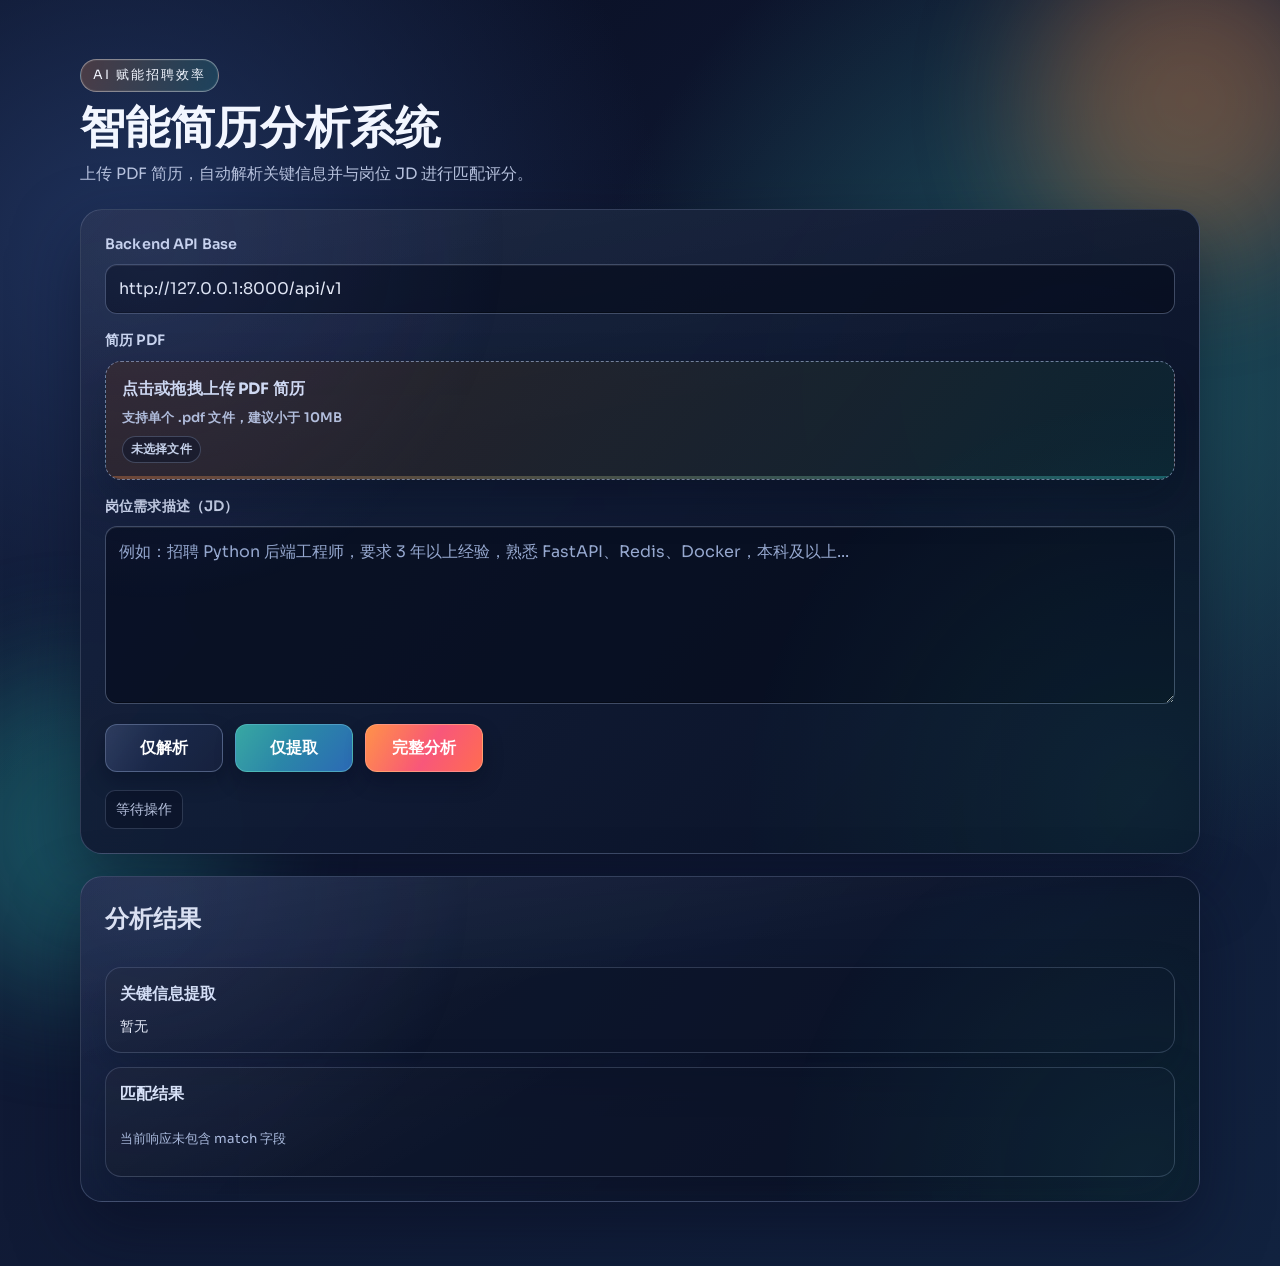
<file: index.html>
<!doctype html>
<html lang="zh-CN">
  <head>
    <meta charset="UTF-8" />
    <meta name="viewport" content="width=device-width, initial-scale=1.0" />
    <title>Resume Analyzer Demo</title>
    <link rel="preconnect" href="https://fonts.googleapis.com" />
    <link rel="preconnect" href="https://fonts.gstatic.com" crossorigin />
    <link href="https://fonts.googleapis.com/css2?family=Sora:wght@400;600;700&family=JetBrains+Mono:wght@400;600&display=swap" rel="stylesheet" />
    <link rel="stylesheet" href="./styles.css?v=20260312-1" />
  </head>
  <body>
    <div class="bg-orb orb-a"></div>
    <div class="bg-orb orb-b"></div>

    <main class="app-shell">
      <!-- Hero / context -->
      <header class="hero">
        <p class="tag">AI 赋能招聘效率</p>
        <h1>智能简历分析系统</h1>
        <p class="subtitle">上传 PDF 简历，自动解析关键信息并与岗位 JD 进行匹配评分。</p>
      </header>

      <!-- Input controls -->
      <section class="panel form-panel">
        <div class="field-row">
          <label for="apiBase">Backend API Base</label>
          <input id="apiBase" type="text" placeholder="http://127.0.0.1:8000/api/v1" />
        </div>

        <div class="field-row">
          <label for="resumeFile">简历 PDF</label>
          <input id="resumeFile" class="visually-hidden-file" type="file" accept="application/pdf,.pdf" />
          <label for="resumeFile" id="filePicker" class="file-picker">
            <span class="file-picker-title">点击或拖拽上传 PDF 简历</span>
            <span class="file-picker-subtitle">支持单个 .pdf 文件，建议小于 10MB</span>
            <span class="file-picker-name" id="fileName">未选择文件</span>
          </label>
        </div>

        <div class="field-row">
          <label for="jobDescription">岗位需求描述（JD）</label>
          <textarea id="jobDescription" rows="6" placeholder="例如：招聘 Python 后端工程师，要求 3 年以上经验，熟悉 FastAPI、Redis、Docker，本科及以上..."></textarea>
        </div>

        <div class="button-row">
          <button id="parseBtn" type="button" class="ghost">仅解析</button>
          <button id="extractBtn" type="button" class="accent-alt">仅提取</button>
          <button id="analyzeBtn" type="button" class="primary">完整分析</button>
        </div>
        <p id="statusText" class="status idle">等待操作</p>
      </section>

      <!-- Analysis output -->
      <section class="panel result-panel">
        <h2>分析结果</h2>
        <div id="overview" class="overview"></div>

        <div id="resultGrid" class="result-grid">
          <article id="parseCard" class="hidden">
            <h3>解析结果</h3>
            <div id="parseView" class="parse-grid">暂无</div>
          </article>
          <article id="extractCard">
            <h3>关键信息提取</h3>
            <div id="extractionView" class="extract-grid">暂无</div>
          </article>
          <article id="matchCard">
            <h3>匹配结果</h3>
            <div id="matchView" class="match-view">
              <p class="empty-hint">当前响应未包含 match 字段</p>
            </div>
          </article>
        </div>
      </section>
    </main>

    <script type="module" src="./app.js?v=20260312-1"></script>
  </body>
</html>
</file>
<file: styles.css>
/* Theme tokens */
:root {
  --bg: #0f172a;
  --panel: rgba(14, 24, 46, 0.86);
  --panel-border: rgba(170, 190, 236, 0.24);
  --panel-highlight: rgba(78, 100, 168, 0.22);
  --card: rgba(11, 19, 40, 0.64);
  --card-border: rgba(186, 204, 244, 0.2);
  --input-bg: rgba(7, 14, 32, 0.74);
  --focus-ring: rgba(55, 214, 195, 0.33);
  --text: #f2f6ff;
  --muted: #b8c3df;
  --muted-2: #96a8cf;
  --accent: #ff8a3d;
  --accent-2: #37d6c3;
  --danger: #ff5f6d;
  --ok: #43d26f;
  --shadow: 0 28px 64px rgba(8, 11, 31, 0.5);
  --shadow-soft: 0 18px 42px rgba(7, 12, 30, 0.35);
  --radius-xl: 22px;
  --radius-lg: 16px;
  --radius-md: 12px;
}

* {
  box-sizing: border-box;
}

/* Global layout/background */
body {
  margin: 0;
  min-height: 100vh;
  font-family: "Sora", "PingFang SC", "Microsoft YaHei", sans-serif;
  color: var(--text);
  background:
    radial-gradient(circle at 10% 20%, #20335d 0%, transparent 35%),
    radial-gradient(circle at 85% 30%, #1f5660 0%, transparent 36%),
    linear-gradient(140deg, #070c1f, #101934 45%, #11223f);
  overflow-x: hidden;
  line-height: 1.5;
}

body::before {
  content: "";
  position: fixed;
  inset: 0;
  pointer-events: none;
  background-image:
    linear-gradient(rgba(255, 255, 255, 0.04) 1px, transparent 1px),
    linear-gradient(90deg, rgba(255, 255, 255, 0.04) 1px, transparent 1px);
  background-size: 36px 36px;
  opacity: 0.06;
  mask-image: radial-gradient(circle at 50% 0%, black 28%, transparent 82%);
}

.bg-orb {
  position: fixed;
  width: 320px;
  height: 320px;
  border-radius: 999px;
  filter: blur(64px);
  opacity: 0.32;
  pointer-events: none;
}

.orb-a {
  background: #ff8a3d;
  top: -60px;
  right: -70px;
}

.orb-b {
  background: #2fc5c0;
  bottom: -90px;
  left: -80px;
}

.app-shell {
  width: min(1120px, 92vw);
  margin: 0 auto;
  padding: 46px 0 64px;
  display: grid;
  gap: 22px;
}

/* Hero + panel skeleton */
.hero {
  animation: rise 560ms ease-out;
}

.tag {
  display: inline-flex;
  font-size: 0.8rem;
  letter-spacing: 0.16em;
  text-transform: uppercase;
  border: 1px solid rgba(255, 255, 255, 0.38);
  border-radius: 999px;
  padding: 6px 12px;
  margin-bottom: 8px;
  background: linear-gradient(100deg, rgba(255, 138, 61, 0.22), rgba(55, 214, 195, 0.16));
  box-shadow: inset 0 0 0 1px rgba(255, 255, 255, 0.06);
}

.hero h1 {
  margin: 4px 0 10px;
  font-size: clamp(1.9rem, 4vw, 2.8rem);
  line-height: 1.1;
}

.subtitle {
  margin: 0;
  color: var(--muted);
  max-width: 740px;
  font-size: 0.98rem;
}

.panel {
  background:
    linear-gradient(170deg, rgba(255, 255, 255, 0.05), transparent 36%),
    linear-gradient(130deg, rgba(26, 39, 71, 0.68), rgba(8, 15, 34, 0.78)),
    var(--panel);
  border: 1px solid var(--panel-border);
  border-radius: var(--radius-xl);
  padding: 24px;
  box-shadow: var(--shadow);
  backdrop-filter: blur(10px);
  animation: rise 500ms ease-out;
  position: relative;
  overflow: hidden;
}

.panel::after {
  content: "";
  position: absolute;
  inset: 0;
  pointer-events: none;
  background:
    radial-gradient(circle at 6% 5%, var(--panel-highlight), transparent 30%),
    radial-gradient(circle at 95% 92%, rgba(55, 214, 195, 0.12), transparent 34%);
  opacity: 0.75;
}

.form-panel {
  display: grid;
  gap: 16px;
}

/* Inputs and upload area */
.field-row {
  display: grid;
  gap: 9px;
}

label {
  font-size: 0.9rem;
  color: #dbe4fa;
  font-weight: 600;
  letter-spacing: 0.01em;
}

input,
textarea,
button {
  font: inherit;
}

input:not([type="file"]),
textarea {
  width: 100%;
  border: 1px solid rgba(180, 198, 240, 0.32);
  background: var(--input-bg);
  color: var(--text);
  border-radius: var(--radius-md);
  padding: 12px 13px;
  outline: none;
  transition: border-color 160ms ease, box-shadow 160ms ease, transform 120ms ease;
  box-shadow:
    inset 0 1px 0 rgba(255, 255, 255, 0.08),
    inset 0 -1px 0 rgba(0, 0, 0, 0.35);
}

input:not([type="file"])::placeholder,
textarea::placeholder {
  color: var(--muted-2);
}

input:not([type="file"]):focus,
textarea:focus {
  border-color: var(--accent-2);
  box-shadow:
    0 0 0 4px var(--focus-ring),
    inset 0 1px 0 rgba(255, 255, 255, 0.08);
  transform: translateY(-1px);
}

textarea {
  min-height: 132px;
  resize: vertical;
  line-height: 1.58;
}

input:not([type="file"]):hover,
textarea:hover {
  border-color: rgba(188, 206, 243, 0.56);
}

.visually-hidden-file {
  position: absolute;
  width: 1px;
  height: 1px;
  opacity: 0;
  pointer-events: none;
}

.file-picker {
  display: grid;
  gap: 6px;
  border: 1px dashed rgba(189, 208, 247, 0.54);
  background:
    linear-gradient(130deg, rgba(255, 138, 61, 0.14), rgba(47, 197, 192, 0.12)),
    rgba(5, 10, 24, 0.58);
  border-radius: var(--radius-lg);
  padding: 16px;
  cursor: pointer;
  transition:
    transform 140ms ease,
    border-color 140ms ease,
    filter 140ms ease,
    box-shadow 140ms ease;
  box-shadow: var(--shadow-soft);
  position: relative;
  overflow: hidden;
}

.file-picker::after {
  content: "";
  position: absolute;
  inset: auto 0 0 0;
  height: 3px;
  background: linear-gradient(90deg, rgba(255, 138, 61, 0.6), rgba(47, 197, 192, 0.66));
  opacity: 0.56;
}

.file-picker:hover {
  transform: translateY(-2px);
  filter: brightness(1.06);
  border-color: rgba(47, 197, 192, 0.78);
  box-shadow: 0 20px 44px rgba(7, 14, 36, 0.42);
}

.file-picker.is-dragging {
  transform: translateY(-2px) scale(1.003);
  border-style: solid;
  border-color: rgba(47, 197, 192, 0.9);
  background:
    linear-gradient(135deg, rgba(47, 197, 192, 0.22), rgba(255, 138, 61, 0.18)),
    rgba(5, 10, 24, 0.58);
  box-shadow: 0 0 0 4px rgba(55, 214, 195, 0.24), 0 24px 52px rgba(7, 14, 36, 0.45);
}

.file-picker-title {
  font-weight: 700;
  font-size: 0.98rem;
}

.file-picker-subtitle {
  font-size: 0.83rem;
  color: var(--muted);
}

.file-picker-name {
  margin-top: 3px;
  font-family: "JetBrains Mono", "SFMono-Regular", Consolas, monospace;
  font-size: 0.76rem;
  color: #dce8ff;
  opacity: 0.92;
  border: 1px solid rgba(187, 205, 244, 0.27);
  background: rgba(8, 16, 36, 0.55);
  border-radius: 999px;
  width: fit-content;
  padding: 3px 8px;
}

.file-picker.has-file {
  border-style: solid;
  border-color: rgba(67, 210, 111, 0.8);
  background:
    linear-gradient(135deg, rgba(67, 210, 111, 0.2), rgba(47, 197, 192, 0.12)),
    rgba(5, 10, 24, 0.55);
}

/* Action buttons + status */
.button-row {
  display: flex;
  flex-wrap: wrap;
  gap: 12px;
  margin-top: 4px;
}

button {
  border: 1px solid transparent;
  border-radius: var(--radius-md);
  padding: 11px 18px;
  font-weight: 600;
  letter-spacing: 0.01em;
  background: linear-gradient(135deg, #2b3f72, #223664);
  color: #fff;
  cursor: pointer;
  transition:
    transform 140ms ease,
    filter 140ms ease,
    box-shadow 140ms ease,
    border-color 140ms ease;
  box-shadow: 0 10px 20px rgba(4, 9, 25, 0.32);
  min-width: 118px;
  position: relative;
  overflow: hidden;
}

button::after {
  content: "";
  position: absolute;
  inset: 0;
  background: linear-gradient(115deg, rgba(255, 255, 255, 0.2), transparent 45%);
  opacity: 0.34;
  pointer-events: none;
}

button:hover {
  transform: translateY(-2px);
  filter: brightness(1.08);
  box-shadow: 0 14px 28px rgba(4, 9, 25, 0.42);
}

button:disabled {
  opacity: 0.65;
  cursor: not-allowed;
  transform: none !important;
  filter: saturate(0.75);
  box-shadow: none;
}

button:focus-visible {
  outline: none;
  box-shadow: 0 0 0 4px rgba(93, 166, 255, 0.26), 0 14px 28px rgba(4, 9, 25, 0.42);
}

button.ghost {
  background: linear-gradient(130deg, rgba(34, 52, 92, 0.76), rgba(23, 34, 63, 0.88));
  border-color: rgba(183, 202, 242, 0.34);
}

button.accent-alt {
  background: linear-gradient(130deg, rgba(44, 173, 165, 0.92), rgba(47, 115, 196, 0.9));
  border-color: rgba(143, 234, 225, 0.36);
}

button.primary {
  background: linear-gradient(120deg, var(--accent), #f8577a 55%, #ff6c51);
  border-color: rgba(255, 194, 157, 0.46);
}

.status {
  margin: 2px 0 0;
  font-size: 0.88rem;
  border: 1px solid rgba(180, 198, 238, 0.2);
  border-radius: 10px;
  padding: 8px 10px;
  background: rgba(7, 13, 30, 0.44);
  width: fit-content;
  max-width: 100%;
}

.status.idle {
  color: var(--muted);
}

.status.loading {
  color: var(--accent-2);
}

.status.success {
  color: var(--ok);
}

.status.demo {
  color: #ffd08a;
  border-color: rgba(255, 188, 111, 0.35);
  background: rgba(72, 44, 14, 0.45);
}

.status.error {
  color: var(--danger);
}

/* Result cards */
.result-panel h2,
.result-panel h3 {
  margin-top: 0;
}

.result-panel h2 {
  margin-bottom: 14px;
  font-size: clamp(1.22rem, 2.1vw, 1.5rem);
}

.result-panel h3 {
  margin-bottom: 10px;
  font-size: 1.02rem;
  color: #e3ecff;
}

.overview {
  display: grid;
  grid-template-columns: repeat(auto-fit, minmax(170px, 1fr));
  gap: 12px;
  margin-bottom: 16px;
}

.metric {
  border: 1px solid rgba(187, 205, 244, 0.22);
  border-radius: var(--radius-md);
  padding: 12px 13px;
  background:
    linear-gradient(145deg, rgba(255, 255, 255, 0.05), transparent 52%),
    var(--card);
  box-shadow: inset 0 1px 0 rgba(255, 255, 255, 0.05);
}

.metric b {
  display: block;
  font-size: 0.78rem;
  color: var(--muted);
  margin-bottom: 4px;
  text-transform: uppercase;
  letter-spacing: 0.08em;
}

.metric span {
  font-size: 1.16rem;
  font-weight: 700;
}

.result-grid {
  display: grid;
  grid-template-columns: 1fr;
  gap: 14px;
}

.result-grid.compact {
  grid-template-columns: 1fr;
}

.result-grid > article {
  border: 1px solid var(--card-border);
  border-radius: var(--radius-lg);
  background:
    linear-gradient(150deg, rgba(255, 255, 255, 0.045), transparent 38%),
    var(--card);
  padding: 14px;
  box-shadow: var(--shadow-soft);
}

.hidden {
  display: none !important;
}

/* Extraction and parse blocks */
.extract-grid {
  display: grid;
  gap: 12px;
  font-size: 0.88rem;
}

.parse-grid {
  display: grid;
  gap: 12px;
  font-size: 0.88rem;
}

.parse-preview {
  margin: 0;
  border: 1px solid rgba(187, 205, 244, 0.18);
  border-radius: var(--radius-md);
  padding: 11px;
  background: rgba(6, 11, 24, 0.58);
  white-space: pre-wrap;
  line-height: 1.45;
  word-break: break-word;
}

.extract-card {
  border: 1px solid rgba(196, 210, 245, 0.2);
  border-radius: var(--radius-md);
  background:
    linear-gradient(150deg, rgba(255, 255, 255, 0.04), transparent 46%),
    rgba(7, 13, 30, 0.56);
  padding: 11px;
  box-shadow: inset 0 1px 0 rgba(255, 255, 255, 0.03);
}

.extract-card h4 {
  margin: 0 0 9px;
  font-size: 0.9rem;
  color: #d9e6ff;
  display: flex;
  align-items: center;
  gap: 8px;
}

.extract-card h4::before {
  content: "";
  width: 8px;
  height: 8px;
  border-radius: 999px;
  background: linear-gradient(120deg, var(--accent), var(--accent-2));
  box-shadow: 0 0 0 2px rgba(255, 255, 255, 0.08);
}

.extract-table {
  width: 100%;
  table-layout: fixed;
  border-collapse: collapse;
}

.extract-table th,
.extract-table td {
  text-align: left;
  border-top: 1px solid rgba(185, 203, 241, 0.18);
  padding: 8px 5px;
  vertical-align: top;
  word-break: break-word;
  overflow-wrap: anywhere;
  white-space: pre-wrap;
  line-height: 1.5;
}

.extract-table th {
  width: 118px;
  color: var(--muted);
  font-weight: 600;
  border-top: 0;
  font-size: 0.82rem;
}

.extract-table tr:first-child td {
  border-top: 0;
}

.extract-list {
  margin: 0;
  padding-left: 20px;
  display: grid;
  gap: 6px;
}

.extract-list li {
  line-height: 1.45;
  color: #e5edff;
}

.skill-chips {
  display: flex;
  flex-wrap: wrap;
  gap: 8px;
}

.skill-chip {
  display: inline-flex;
  border: 1px solid rgba(164, 187, 234, 0.3);
  border-radius: 999px;
  padding: 4px 10px;
  font-size: 0.76rem;
  background: rgba(255, 255, 255, 0.06);
  line-height: 1.2;
  letter-spacing: 0.01em;
}

.empty-hint {
  color: #adbddf;
  font-size: 0.82rem;
}

/* Match scoring view */
.match-view {
  display: grid;
  gap: 12px;
}

.match-card {
  display: grid;
  gap: 14px;
}

.match-hero {
  display: grid;
  grid-template-columns: minmax(180px, 230px) 1fr;
  gap: 12px;
}

.match-hero-main {
  border: 1px solid rgba(183, 203, 243, 0.27);
  border-radius: var(--radius-lg);
  padding: 13px;
  background:
    linear-gradient(155deg, rgba(255, 138, 61, 0.2), rgba(248, 87, 122, 0.15)),
    rgba(7, 13, 30, 0.62);
  display: grid;
  gap: 5px;
  box-shadow: var(--shadow-soft);
}

.match-hero-title {
  font-size: 0.76rem;
  color: var(--muted);
  text-transform: uppercase;
  letter-spacing: 0.08em;
}

.match-hero-score {
  font-size: 2.1rem;
  font-weight: 700;
  line-height: 1;
}

.match-hero-tag {
  display: inline-flex;
  width: fit-content;
  border-radius: 999px;
  font-size: 0.72rem;
  border: 1px solid rgba(255, 255, 255, 0.42);
  padding: 4px 9px;
  background: rgba(255, 255, 255, 0.08);
}

.match-hero-metrics {
  display: grid;
  grid-template-columns: repeat(3, minmax(110px, 1fr));
  gap: 8px;
}

.metric-chip {
  border: 1px solid rgba(181, 198, 236, 0.24);
  border-radius: var(--radius-md);
  padding: 10px;
  background:
    linear-gradient(145deg, rgba(255, 255, 255, 0.04), transparent 55%),
    rgba(10, 18, 38, 0.62);
  box-shadow: inset 0 1px 0 rgba(255, 255, 255, 0.04);
}

.metric-chip b {
  display: block;
  font-size: 0.74rem;
  color: var(--muted);
  margin-bottom: 4px;
  letter-spacing: 0.06em;
  text-transform: uppercase;
}

.metric-chip span {
  font-size: 1.08rem;
  font-weight: 700;
}

.match-breakdown {
  display: grid;
  gap: 8px;
}

.score-row {
  border: 1px solid rgba(185, 203, 241, 0.2);
  border-radius: var(--radius-md);
  background:
    linear-gradient(160deg, rgba(255, 255, 255, 0.035), transparent 52%),
    rgba(7, 13, 30, 0.54);
  padding: 11px;
  display: grid;
  gap: 8px;
}

.score-row-head {
  display: flex;
  align-items: flex-start;
  justify-content: space-between;
  gap: 10px;
}

.score-row-head b {
  font-size: 1.05rem;
  line-height: 1.1;
}

.score-label {
  font-size: 0.9rem;
  font-weight: 600;
}

.score-row-head p {
  margin: 2px 0 0;
  color: var(--muted);
  font-size: 0.75rem;
}

.score-track {
  height: 9px;
  border-radius: 999px;
  background: rgba(130, 154, 208, 0.22);
  overflow: hidden;
}

.score-track span {
  display: block;
  height: 100%;
  border-radius: 999px;
  background: linear-gradient(90deg, var(--accent-2), var(--accent), #f8577a);
  box-shadow: 0 0 10px rgba(55, 214, 195, 0.3);
}

.match-columns {
  display: grid;
  grid-template-columns: repeat(2, minmax(0, 1fr));
  gap: 10px;
}

.match-subcard {
  border: 1px solid rgba(186, 204, 241, 0.22);
  border-radius: var(--radius-md);
  background:
    linear-gradient(160deg, rgba(255, 255, 255, 0.03), transparent 56%),
    rgba(7, 13, 30, 0.55);
  padding: 11px;
}

.match-subcard h4 {
  margin: 0 0 9px;
  font-size: 0.9rem;
  color: #d9e6ff;
}

.tag-list {
  display: flex;
  flex-wrap: wrap;
  gap: 6px;
}

.tag-chip {
  display: inline-flex;
  border-radius: 999px;
  padding: 5px 10px;
  font-size: 0.74rem;
  border: 1px solid rgba(161, 184, 230, 0.3);
  background: rgba(255, 255, 255, 0.04);
}

.tag-chip.keyword-hit {
  background: rgba(67, 210, 111, 0.14);
  border-color: rgba(67, 210, 111, 0.45);
}

.tag-chip.keyword-miss {
  background: rgba(255, 95, 109, 0.14);
  border-color: rgba(255, 95, 109, 0.45);
}

.match-summary {
  margin: 0;
  border: 1px solid rgba(185, 203, 241, 0.2);
  border-radius: var(--radius-md);
  background: rgba(6, 11, 24, 0.62);
  padding: 12px;
  color: #dce8ff;
  line-height: 1.52;
  white-space: pre-wrap;
  word-break: break-word;
}

/* Responsive rules */
@media (max-width: 900px) {
  .result-grid {
    grid-template-columns: 1fr;
  }

  .match-hero {
    grid-template-columns: 1fr;
  }

  .match-hero-metrics {
    grid-template-columns: 1fr 1fr;
  }

  .match-columns {
    grid-template-columns: 1fr;
  }

  .panel {
    padding: 20px;
  }
}

@media (max-width: 620px) {
  .app-shell {
    width: min(1120px, 94vw);
    padding: 28px 0 40px;
    gap: 16px;
  }

  .hero h1 {
    margin-bottom: 8px;
  }

  .subtitle {
    font-size: 0.92rem;
  }

  .button-row {
    display: grid;
    grid-template-columns: 1fr;
    width: 100%;
    gap: 10px;
  }

  .button-row button {
    width: 100%;
  }

  .extract-table th,
  .extract-table td {
    padding: 8px 4px;
  }

  .extract-table th {
    width: 102px;
  }

  .match-hero-metrics {
    grid-template-columns: 1fr;
  }
}

/* Page load animation */
@keyframes rise {
  from {
    opacity: 0;
    transform: translateY(8px);
  }
  to {
    opacity: 1;
    transform: translateY(0);
  }
}
</file>
